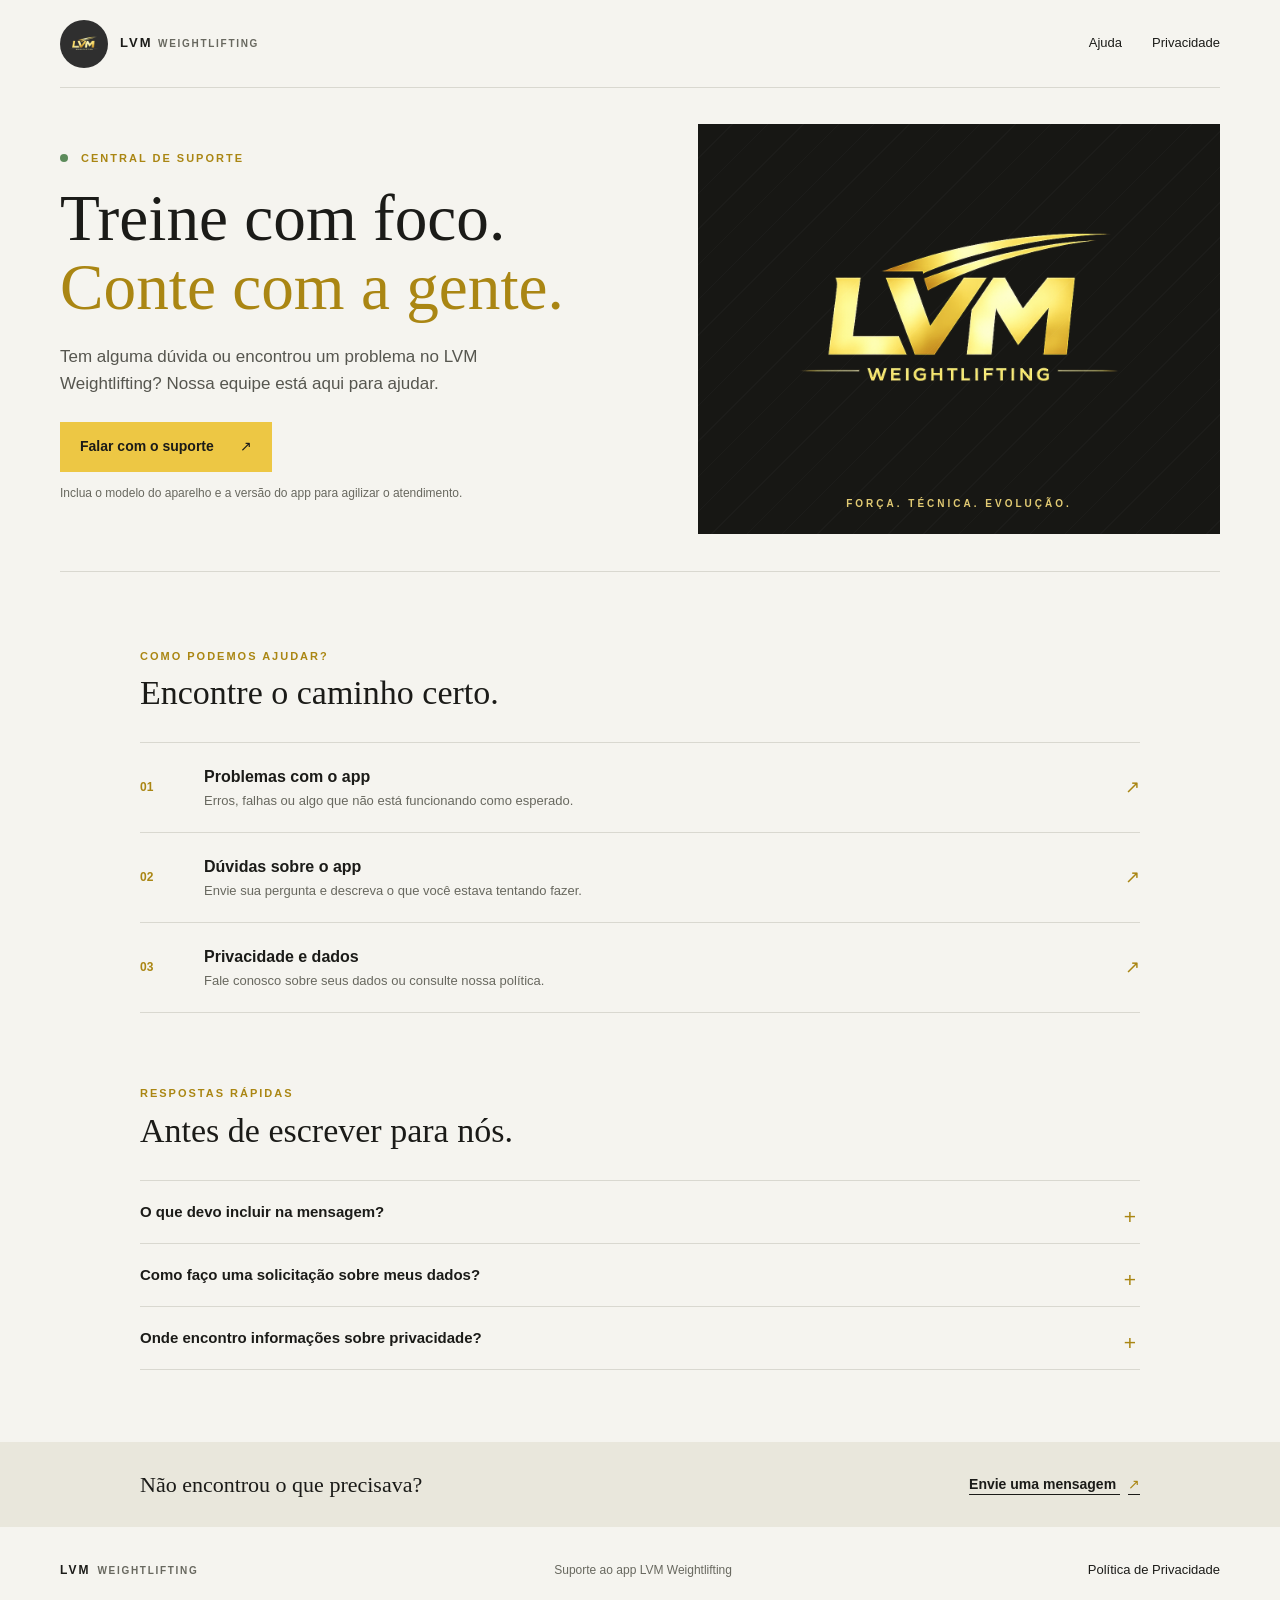
<file: index.html>
<!doctype html>
<html lang="pt-BR">
<head>
  <meta charset="utf-8">
  <meta name="viewport" content="width=device-width, initial-scale=1">
  <meta name="theme-color" content="#171714">
  <meta name="description" content="Central de suporte do LVM Weightlifting. Fale com a equipe e consulte respostas para dúvidas comuns sobre o app.">
  <title>Suporte | LVM Weightlifting</title>
  <link rel="icon" href="icon.png" type="image/png">
  <link rel="stylesheet" href="styles.css">
</head>
<body>
  <header class="site-header">
    <a class="brand" href="index.html" aria-label="LVM Weightlifting, início">
      <img src="icon.png" alt="" width="48" height="48">
      <span>LVM <span class="brand-light">WEIGHTLIFTING</span></span>
    </a>
    <nav aria-label="Navegação principal">
      <a href="#ajuda">Ajuda</a>
      <a href="privacidade.html">Privacidade</a>
    </nav>
  </header>

  <main>
    <section class="intro" aria-labelledby="page-title">
      <div class="intro-copy">
        <p class="eyebrow"><span class="status-dot"></span> CENTRAL DE SUPORTE</p>
        <h1 id="page-title">Treine com foco.<br><span>Conte com a gente.</span></h1>
        <p class="intro-text">Tem alguma dúvida ou encontrou um problema no LVM Weightlifting? Nossa equipe está aqui para ajudar.</p>
        <a class="button button-gold" href="mailto:luiz.vitor.manzoli@gmail.com?subject=Suporte%20LVM%20Weightlifting">
          Falar com o suporte <span aria-hidden="true">↗</span>
        </a>
        <p class="response-note">Inclua o modelo do aparelho e a versão do app para agilizar o atendimento.</p>
      </div>
      <div class="intro-mark" aria-hidden="true">
        <img src="icon-4.png" alt="">
        <span class="mark-caption">FORÇA. TÉCNICA. EVOLUÇÃO.</span>
      </div>
    </section>

    <section class="help-section" id="ajuda" aria-labelledby="help-title">
      <div class="section-heading">
        <p class="eyebrow">COMO PODEMOS AJUDAR?</p>
        <h2 id="help-title">Encontre o caminho certo.</h2>
      </div>
      <div class="help-list">
        <a class="help-row" href="mailto:luiz.vitor.manzoli@gmail.com?subject=Problema%20tecnico%20-%20LVM%20Weightlifting">
          <span class="row-number">01</span>
          <span class="row-content"><strong>Problemas com o app</strong><small>Erros, falhas ou algo que não está funcionando como esperado.</small></span>
          <span class="row-arrow" aria-hidden="true">↗</span>
        </a>
        <a class="help-row" href="mailto:luiz.vitor.manzoli@gmail.com?subject=Duvida%20sobre%20o%20LVM%20Weightlifting">
          <span class="row-number">02</span>
          <span class="row-content"><strong>Dúvidas sobre o app</strong><small>Envie sua pergunta e descreva o que você estava tentando fazer.</small></span>
          <span class="row-arrow" aria-hidden="true">↗</span>
        </a>
        <a class="help-row" href="mailto:luiz.vitor.manzoli@gmail.com?subject=Privacidade%20e%20dados%20-%20LVM%20Weightlifting">
          <span class="row-number">03</span>
          <span class="row-content"><strong>Privacidade e dados</strong><small>Fale conosco sobre seus dados ou consulte nossa política.</small></span>
          <span class="row-arrow" aria-hidden="true">↗</span>
        </a>
      </div>
    </section>

    <section class="faq-section" aria-labelledby="faq-title">
      <div class="section-heading">
        <p class="eyebrow">RESPOSTAS RÁPIDAS</p>
        <h2 id="faq-title">Antes de escrever para nós.</h2>
      </div>
      <div class="faq-list">
        <details>
          <summary>O que devo incluir na mensagem?</summary>
          <p>Conte o que aconteceu e quais passos levaram ao problema. Se puder, informe o modelo do aparelho, a versão do iOS e a versão do app. Não envie senhas nem informações de pagamento.</p>
        </details>
        <details>
          <summary>Como faço uma solicitação sobre meus dados?</summary>
          <p>Escreva para o suporte usando o assunto “Privacidade e dados”. Descreva sua solicitação e inclua apenas as informações necessárias para identificarmos sua conta.</p>
        </details>
        <details>
          <summary>Onde encontro informações sobre privacidade?</summary>
          <p>Consulte a <a href="privacidade.html">Política de Privacidade</a> para saber como o app trata informações pessoais e como entrar em contato sobre seus dados.</p>
        </details>
      </div>
    </section>

    <section class="contact-strip" aria-label="Contato de suporte">
      <p>Não encontrou o que precisava?</p>
      <a href="mailto:luiz.vitor.manzoli@gmail.com?subject=Suporte%20LVM%20Weightlifting">Envie uma mensagem <span aria-hidden="true">↗</span></a>
    </section>
  </main>

  <footer class="site-footer">
    <a class="footer-brand" href="index.html">LVM <span>WEIGHTLIFTING</span></a>
    <p>Suporte ao app LVM Weightlifting</p>
    <a href="privacidade.html">Política de Privacidade</a>
  </footer>
</body>
</html>
</file>
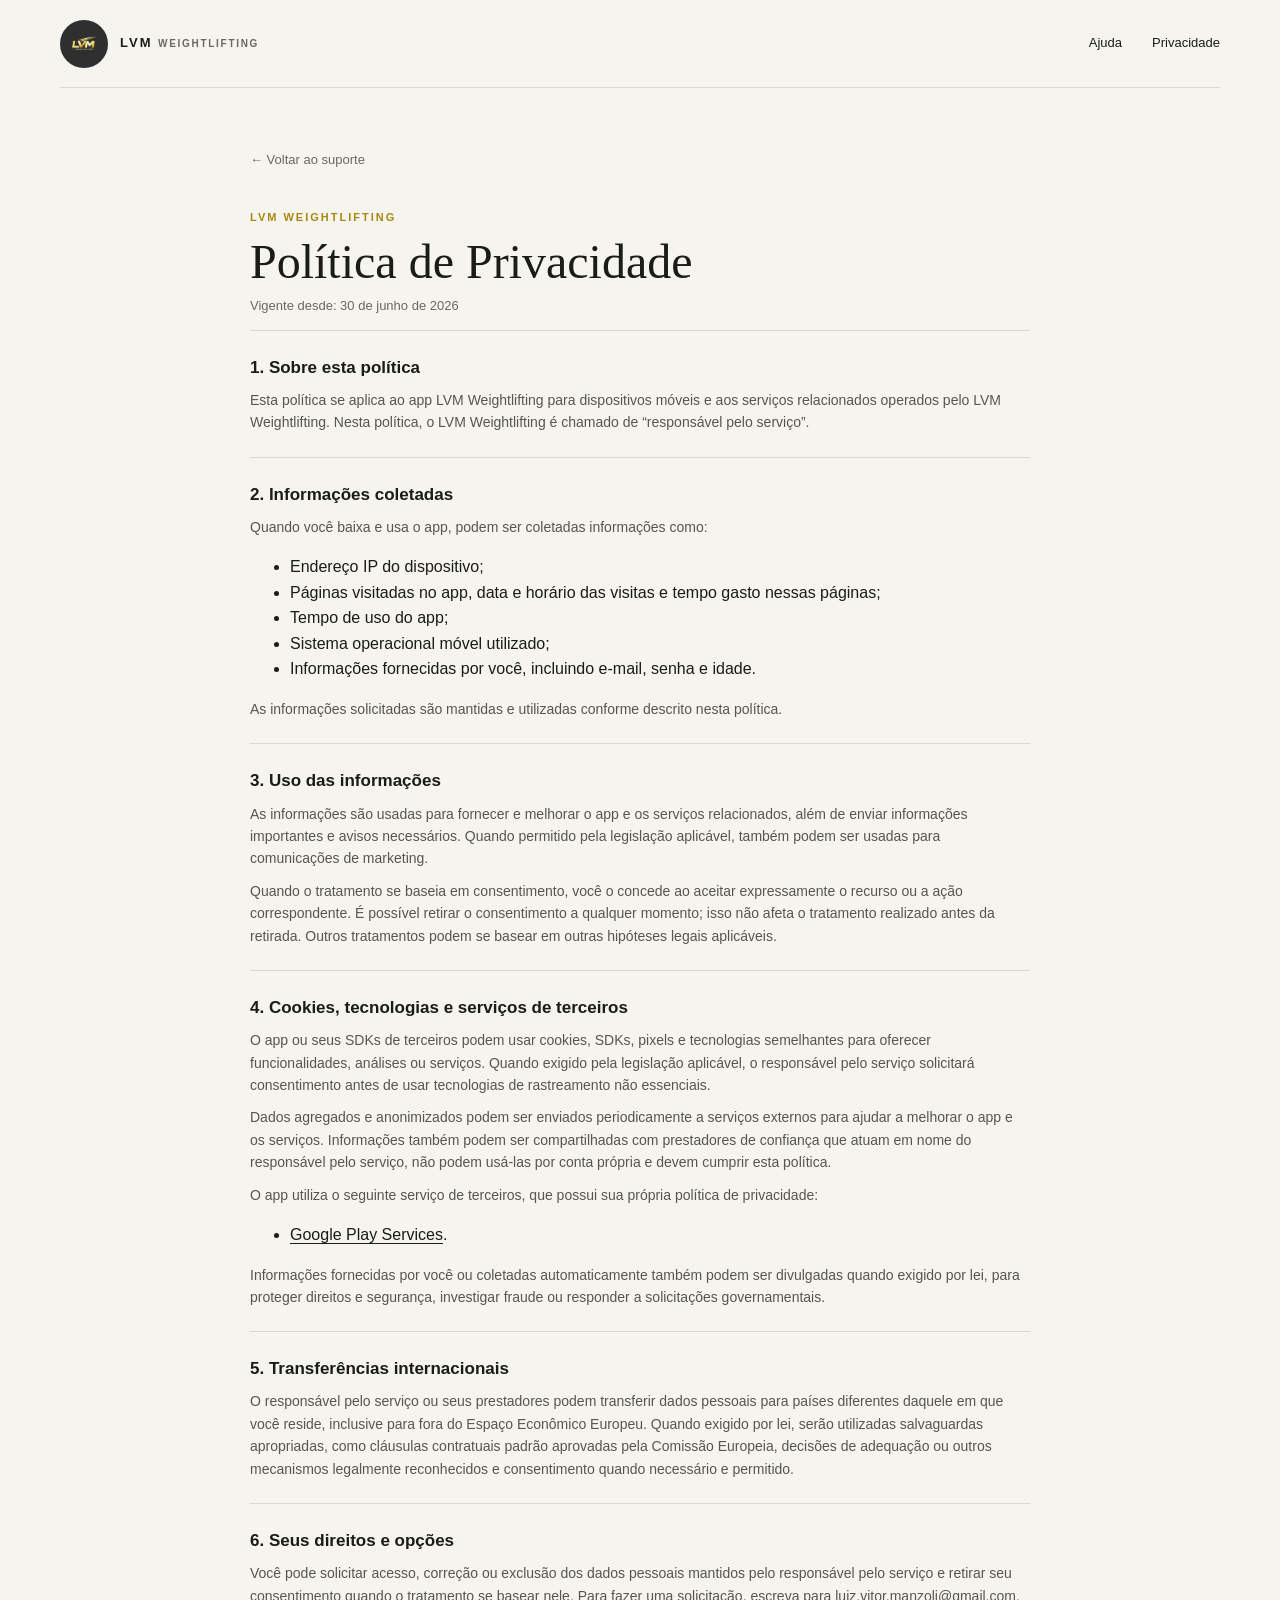
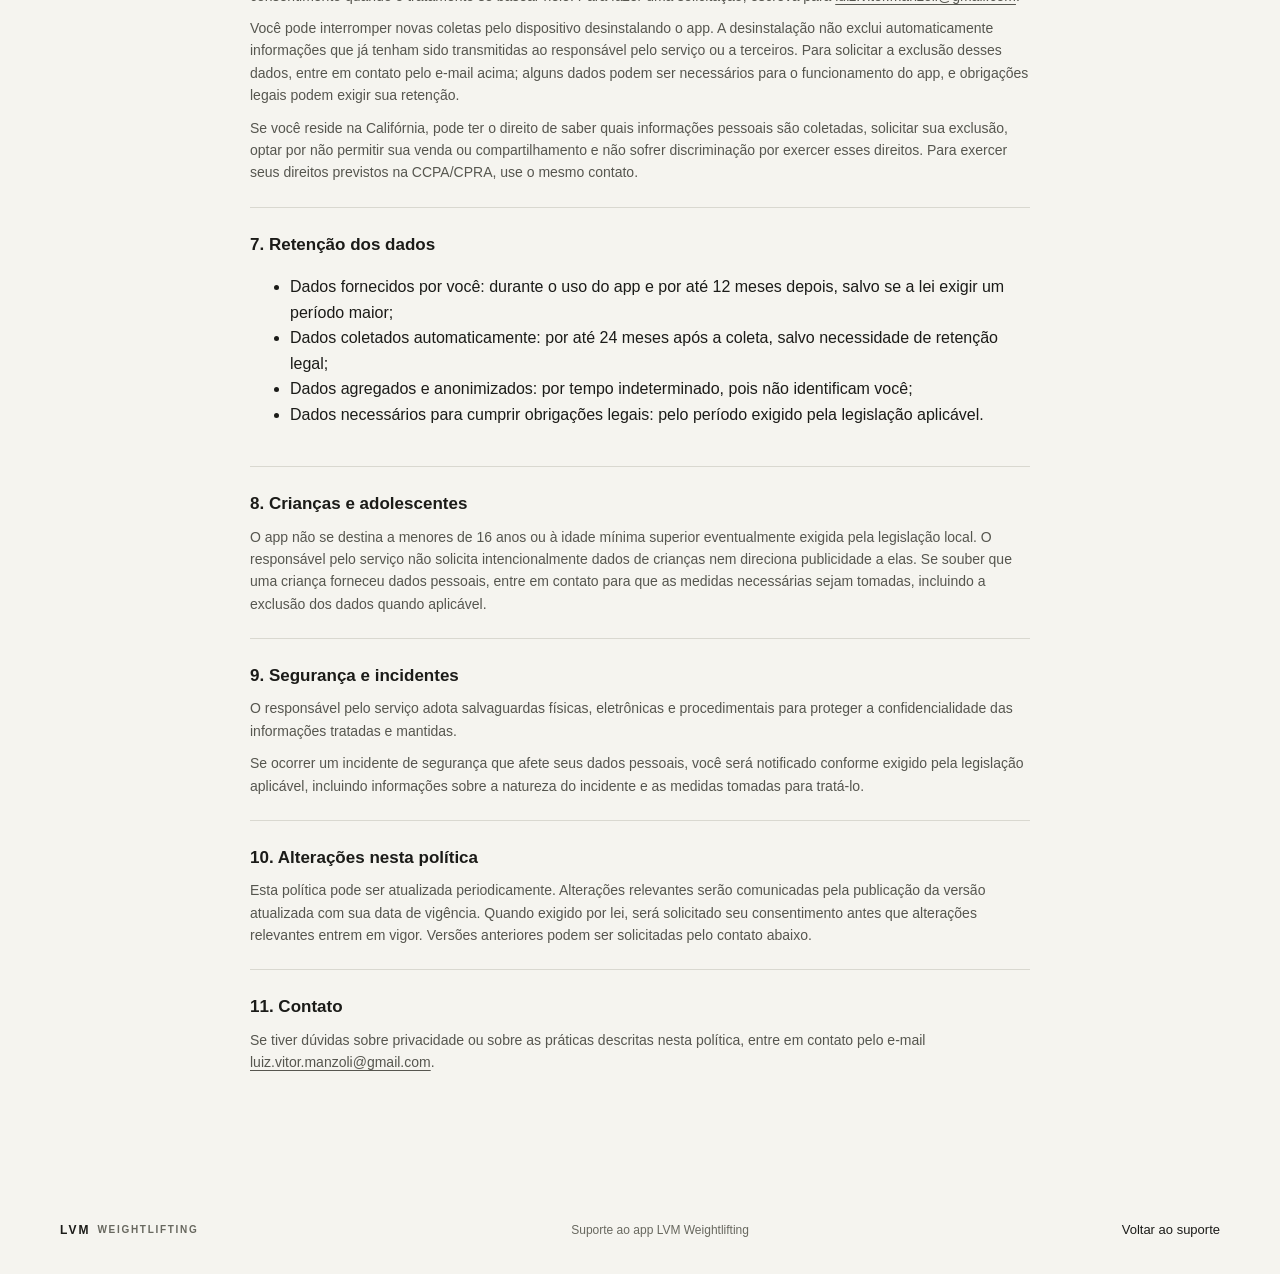
<file: privacidade.html>
<!doctype html>
<html lang="pt-BR">
<head>
  <meta charset="utf-8">
  <meta name="viewport" content="width=device-width, initial-scale=1">
  <meta name="theme-color" content="#171714">
  <meta name="description" content="Política de Privacidade do app LVM Weightlifting.">
  <title>Política de Privacidade | LVM Weightlifting</title>
  <link rel="icon" href="icon.png" type="image/png">
  <link rel="stylesheet" href="styles.css">
</head>
<body>
  <header class="site-header">
    <a class="brand" href="index.html" aria-label="LVM Weightlifting, início">
      <img src="icon.png" alt="" width="48" height="48">
      <span>LVM <span class="brand-light">WEIGHTLIFTING</span></span>
    </a>
    <nav aria-label="Navegação principal">
      <a href="index.html#ajuda">Ajuda</a>
      <a href="privacidade.html" aria-current="page">Privacidade</a>
    </nav>
  </header>

  <main class="policy-main">
    <a class="back-link" href="index.html">← Voltar ao suporte</a>
    <p class="eyebrow">LVM WEIGHTLIFTING</p>
    <h1>Política de Privacidade</h1>
    <p class="policy-updated">Vigente desde: 30 de junho de 2026</p>

    <div class="policy-content">
      <section>
        <h2>1. Sobre esta política</h2>
        <p>Esta política se aplica ao app LVM Weightlifting para dispositivos móveis e aos serviços relacionados operados pelo LVM Weightlifting. Nesta política, o LVM Weightlifting é chamado de “responsável pelo serviço”.</p>
      </section>
      <section>
        <h2>2. Informações coletadas</h2>
        <p>Quando você baixa e usa o app, podem ser coletadas informações como:</p>
        <ul>
          <li>Endereço IP do dispositivo;</li>
          <li>Páginas visitadas no app, data e horário das visitas e tempo gasto nessas páginas;</li>
          <li>Tempo de uso do app;</li>
          <li>Sistema operacional móvel utilizado;</li>
          <li>Informações fornecidas por você, incluindo e-mail, senha e idade.</li>
        </ul>
        <p>As informações solicitadas são mantidas e utilizadas conforme descrito nesta política.</p>
      </section>
      <section>
        <h2>3. Uso das informações</h2>
        <p>As informações são usadas para fornecer e melhorar o app e os serviços relacionados, além de enviar informações importantes e avisos necessários. Quando permitido pela legislação aplicável, também podem ser usadas para comunicações de marketing.</p>
        <p>Quando o tratamento se baseia em consentimento, você o concede ao aceitar expressamente o recurso ou a ação correspondente. É possível retirar o consentimento a qualquer momento; isso não afeta o tratamento realizado antes da retirada. Outros tratamentos podem se basear em outras hipóteses legais aplicáveis.</p>
      </section>
      <section>
        <h2>4. Cookies, tecnologias e serviços de terceiros</h2>
        <p>O app ou seus SDKs de terceiros podem usar cookies, SDKs, pixels e tecnologias semelhantes para oferecer funcionalidades, análises ou serviços. Quando exigido pela legislação aplicável, o responsável pelo serviço solicitará consentimento antes de usar tecnologias de rastreamento não essenciais.</p>
        <p>Dados agregados e anonimizados podem ser enviados periodicamente a serviços externos para ajudar a melhorar o app e os serviços. Informações também podem ser compartilhadas com prestadores de confiança que atuam em nome do responsável pelo serviço, não podem usá-las por conta própria e devem cumprir esta política.</p>
        <p>O app utiliza o seguinte serviço de terceiros, que possui sua própria política de privacidade:</p>
        <ul>
          <li><a href="https://www.google.com/policies/privacy/" rel="noopener noreferrer">Google Play Services</a>.</li>
        </ul>
        <p>Informações fornecidas por você ou coletadas automaticamente também podem ser divulgadas quando exigido por lei, para proteger direitos e segurança, investigar fraude ou responder a solicitações governamentais.</p>
      </section>
      <section>
        <h2>5. Transferências internacionais</h2>
        <p>O responsável pelo serviço ou seus prestadores podem transferir dados pessoais para países diferentes daquele em que você reside, inclusive para fora do Espaço Econômico Europeu. Quando exigido por lei, serão utilizadas salvaguardas apropriadas, como cláusulas contratuais padrão aprovadas pela Comissão Europeia, decisões de adequação ou outros mecanismos legalmente reconhecidos e consentimento quando necessário e permitido.</p>
      </section>
      <section>
        <h2>6. Seus direitos e opções</h2>
        <p>Você pode solicitar acesso, correção ou exclusão dos dados pessoais mantidos pelo responsável pelo serviço e retirar seu consentimento quando o tratamento se basear nele. Para fazer uma solicitação, escreva para <a href="mailto:luiz.vitor.manzoli@gmail.com">luiz.vitor.manzoli@gmail.com</a>.</p>
        <p>Você pode interromper novas coletas pelo dispositivo desinstalando o app. A desinstalação não exclui automaticamente informações que já tenham sido transmitidas ao responsável pelo serviço ou a terceiros. Para solicitar a exclusão desses dados, entre em contato pelo e-mail acima; alguns dados podem ser necessários para o funcionamento do app, e obrigações legais podem exigir sua retenção.</p>
        <p>Se você reside na Califórnia, pode ter o direito de saber quais informações pessoais são coletadas, solicitar sua exclusão, optar por não permitir sua venda ou compartilhamento e não sofrer discriminação por exercer esses direitos. Para exercer seus direitos previstos na CCPA/CPRA, use o mesmo contato.</p>
      </section>
      <section>
        <h2>7. Retenção dos dados</h2>
        <ul>
          <li>Dados fornecidos por você: durante o uso do app e por até 12 meses depois, salvo se a lei exigir um período maior;</li>
          <li>Dados coletados automaticamente: por até 24 meses após a coleta, salvo necessidade de retenção legal;</li>
          <li>Dados agregados e anonimizados: por tempo indeterminado, pois não identificam você;</li>
          <li>Dados necessários para cumprir obrigações legais: pelo período exigido pela legislação aplicável.</li>
        </ul>
      </section>
      <section>
        <h2>8. Crianças e adolescentes</h2>
        <p>O app não se destina a menores de 16 anos ou à idade mínima superior eventualmente exigida pela legislação local. O responsável pelo serviço não solicita intencionalmente dados de crianças nem direciona publicidade a elas. Se souber que uma criança forneceu dados pessoais, entre em contato para que as medidas necessárias sejam tomadas, incluindo a exclusão dos dados quando aplicável.</p>
      </section>
      <section>
        <h2>9. Segurança e incidentes</h2>
        <p>O responsável pelo serviço adota salvaguardas físicas, eletrônicas e procedimentais para proteger a confidencialidade das informações tratadas e mantidas.</p>
        <p>Se ocorrer um incidente de segurança que afete seus dados pessoais, você será notificado conforme exigido pela legislação aplicável, incluindo informações sobre a natureza do incidente e as medidas tomadas para tratá-lo.</p>
      </section>
      <section>
        <h2>10. Alterações nesta política</h2>
        <p>Esta política pode ser atualizada periodicamente. Alterações relevantes serão comunicadas pela publicação da versão atualizada com sua data de vigência. Quando exigido por lei, será solicitado seu consentimento antes que alterações relevantes entrem em vigor. Versões anteriores podem ser solicitadas pelo contato abaixo.</p>
      </section>
      <section>
        <h2>11. Contato</h2>
        <p>Se tiver dúvidas sobre privacidade ou sobre as práticas descritas nesta política, entre em contato pelo e-mail <a href="mailto:luiz.vitor.manzoli@gmail.com">luiz.vitor.manzoli@gmail.com</a>.</p>
      </section>
    </div>
  </main>

  <footer class="site-footer">
    <a class="footer-brand" href="index.html">LVM <span>WEIGHTLIFTING</span></a>
    <p>Suporte ao app LVM Weightlifting</p>
    <a href="index.html">Voltar ao suporte</a>
  </footer>
</body>
</html>
</file>
<file: styles.css>
:root {
  color-scheme: light;
  --ink: #1b1b18;
  --muted: #68685f;
  --paper: #f5f4ef;
  --white: #fffefa;
  --line: #d9d8d0;
  --gold: #edc744;
  --gold-dark: #aa8613;
  --dark: #171714;
  font-family: "Avenir Next", Avenir, "Segoe UI", sans-serif;
  color: var(--ink);
  background: var(--paper);
  font-synthesis: none;
  text-rendering: optimizeLegibility;
}

* { box-sizing: border-box; }

body {
  min-width: 320px;
  margin: 0;
  background: var(--paper);
  font-size: 16px;
  line-height: 1.6;
}

a { color: inherit; }

a:focus-visible, summary:focus-visible {
  outline: 3px solid var(--gold-dark);
  outline-offset: 4px;
}

.site-header, .site-footer {
  display: flex;
  align-items: center;
  justify-content: space-between;
  width: min(1160px, calc(100% - 64px));
  margin: 0 auto;
}

.site-header {
  min-height: 88px;
  border-bottom: 1px solid var(--line);
}

.brand, .footer-brand {
  display: inline-flex;
  align-items: center;
  gap: 12px;
  color: var(--ink);
  font-size: 13px;
  font-weight: 800;
  letter-spacing: 2px;
  text-decoration: none;
}

.brand img { display: block; border-radius: 50%; object-fit: cover; }
.brand-light, .footer-brand span { color: var(--muted); font-size: 10px; letter-spacing: 1.7px; }

.site-header nav { display: flex; align-items: center; gap: 30px; }
.site-header nav a, .site-footer > a:last-child { font-size: 13px; text-decoration: none; }
.site-header nav a:hover, .site-footer > a:last-child:hover { color: var(--gold-dark); }

.intro {
  position: relative;
  display: grid;
  grid-template-columns: 1.1fr .9fr;
  align-items: center;
  width: min(1160px, calc(100% - 64px));
  min-height: 476px;
  margin: 0 auto;
  overflow: hidden;
  border-bottom: 1px solid var(--line);
}

.intro-copy { position: relative; z-index: 1; padding: 62px 0 68px; }
.eyebrow { margin: 0 0 16px; color: var(--gold-dark); font-size: 11px; font-weight: 800; letter-spacing: 2px; }
.status-dot { display: inline-block; width: 8px; height: 8px; margin-right: 8px; border-radius: 50%; background: #5c8b5b; }

h1, h2, p { margin-top: 0; }
.intro h1, .policy-main > h1 {
  margin-bottom: 20px;
  font-family: Georgia, "Times New Roman", serif;
  font-size: clamp(42px, 5.1vw, 66px);
  font-weight: 400;
  line-height: 1.07;
}

.intro h1 span { color: var(--gold-dark); }
.intro-text { max-width: 440px; margin-bottom: 24px; color: #56564f; font-size: 17px; }
.button { display: inline-flex; min-height: 50px; align-items: center; justify-content: center; gap: 26px; padding: 0 20px; font-size: 14px; font-weight: 700; text-decoration: none; }
.button-gold { background: var(--gold); color: var(--ink); }
.button-gold:hover { background: #f4d86d; }
.response-note { margin: 12px 0 0; color: var(--muted); font-size: 12px; }

.intro-mark {
  position: relative;
  display: grid;
  min-height: 360px;
  place-items: center;
  overflow: hidden;
  background-color: var(--dark);
  background-image: repeating-linear-gradient(135deg, transparent 0 24px, rgb(255 255 255 / 2.5%) 24px 25px);
}

.intro-mark img { width: min(100%, 410px); height: auto; mix-blend-mode: screen; }
.mark-caption { position: absolute; bottom: 22px; color: #e1ca73; font-size: 10px; font-weight: 700; letter-spacing: 3px; }

.help-section, .faq-section { width: min(1000px, calc(100% - 64px)); margin: 0 auto; padding: 76px 0 72px; }
.section-heading { margin-bottom: 28px; }
.section-heading .eyebrow { margin-bottom: 8px; }
.section-heading h2 { margin-bottom: 0; font-family: Georgia, "Times New Roman", serif; font-size: 34px; font-weight: 400; line-height: 1.2; }
.help-list { border-top: 1px solid var(--line); }

.help-row {
  display: grid;
  grid-template-columns: 64px 1fr 24px;
  align-items: center;
  min-height: 90px;
  border-bottom: 1px solid var(--line);
  text-decoration: none;
}

.row-number { color: var(--gold-dark); font-size: 12px; font-weight: 800; }
.row-content { display: grid; gap: 2px; }
.row-content strong { font-size: 16px; }
.row-content small { color: var(--muted); font-size: 13px; }
.row-arrow { justify-self: end; color: var(--gold-dark); font-size: 18px; transition: transform 160ms ease; }
.help-row:hover .row-arrow { transform: translate(3px, -3px); }

.faq-section { padding-top: 0; }
.faq-list { border-top: 1px solid var(--line); }
.faq-list details { border-bottom: 1px solid var(--line); }
.faq-list summary { position: relative; padding: 19px 36px 19px 0; cursor: pointer; font-size: 15px; font-weight: 700; list-style: none; }
.faq-list summary::-webkit-details-marker { display: none; }
.faq-list summary::after { position: absolute; right: 4px; color: var(--gold-dark); content: "+"; font-size: 21px; font-weight: 400; }
.faq-list details[open] summary::after { content: "−"; }
.faq-list details p { max-width: 760px; margin: -4px 0 20px; color: var(--muted); font-size: 14px; }
.faq-list details p a { text-underline-offset: 3px; }

.contact-strip {
  display: flex;
  align-items: center;
  justify-content: space-between;
  width: 100%;
  padding: 25px max(32px, calc((100% - 1000px) / 2));
  background: #e9e7dc;
}

.contact-strip p { margin: 0; font-family: Georgia, "Times New Roman", serif; font-size: 22px; }
.contact-strip a { font-size: 14px; font-weight: 700; text-decoration-thickness: 1px; text-underline-offset: 5px; }
.contact-strip a span { margin-left: 8px; color: var(--gold-dark); }

.site-footer { min-height: 88px; gap: 18px; }
.site-footer p { margin: 0; color: var(--muted); font-size: 12px; }
.footer-brand { gap: 7px; font-size: 12px; }

.policy-main { width: min(780px, calc(100% - 48px)); margin: 0 auto; padding: 58px 0 90px; }
.back-link { display: inline-block; margin-bottom: 38px; color: var(--muted); font-size: 13px; text-decoration: none; }
.back-link:hover { color: var(--gold-dark); }
.policy-main > .eyebrow { margin-bottom: 10px; }
.policy-main > h1 { margin-bottom: 8px; font-size: 48px; }
.policy-updated { color: var(--muted); font-size: 13px; }
.policy-notice { margin: 32px 0 42px; padding: 18px 20px; border-left: 3px solid var(--gold-dark); background: #e9e7dc; }
.policy-notice strong { font-size: 14px; }
.policy-notice p { margin: 4px 0 0; color: #56564f; font-size: 13px; }
.policy-content section { padding: 23px 0; border-top: 1px solid var(--line); }
.policy-content h2 { margin-bottom: 8px; font-size: 17px; }
.policy-content p { margin-bottom: 10px; color: #56564f; font-size: 14px; overflow-wrap: anywhere; }
.policy-content p:last-child { margin-bottom: 0; }
.policy-content a { text-underline-offset: 3px; }

@media (max-width: 700px) {
  .site-header, .site-footer { width: calc(100% - 40px); }
  .site-header { min-height: 72px; }
  .brand { gap: 8px; font-size: 11px; letter-spacing: 1.4px; }
  .brand img { width: 40px; height: 40px; }
  .brand-light { display: none; }
  .site-header nav { gap: 18px; }
  .site-header nav a { font-size: 12px; }
  .intro { grid-template-columns: 1fr; width: 100%; min-height: 0; }
  .intro-copy { padding: 54px 24px 38px; }
  .intro h1 { font-size: 48px; }
  .intro-text { font-size: 16px; }
  .intro-mark { min-height: 270px; }
  .intro-mark img { width: min(100%, 330px); }
  .help-section, .faq-section { width: calc(100% - 48px); padding: 58px 0; }
  .faq-section { padding-top: 0; }
  .section-heading h2 { font-size: 29px; }
  .help-row { grid-template-columns: 42px 1fr 20px; min-height: 88px; }
  .row-content small { max-width: 270px; line-height: 1.4; }
  .contact-strip { align-items: flex-start; flex-direction: column; gap: 8px; padding: 22px 24px; }
  .contact-strip p { font-size: 20px; }
  .site-footer { min-height: 112px; flex-wrap: wrap; justify-content: flex-start; gap: 4px 16px; padding: 18px 0; }
  .site-footer p { width: calc(100% - 130px); }
  .site-footer > a:last-child { margin-left: auto; }
  .policy-main { padding-top: 38px; }
  .policy-main > h1 { font-size: 39px; }
}

@media (prefers-reduced-motion: reduce) {
  *, *::before, *::after { scroll-behavior: auto !important; transition-duration: 0.01ms !important; }
}
</file>
